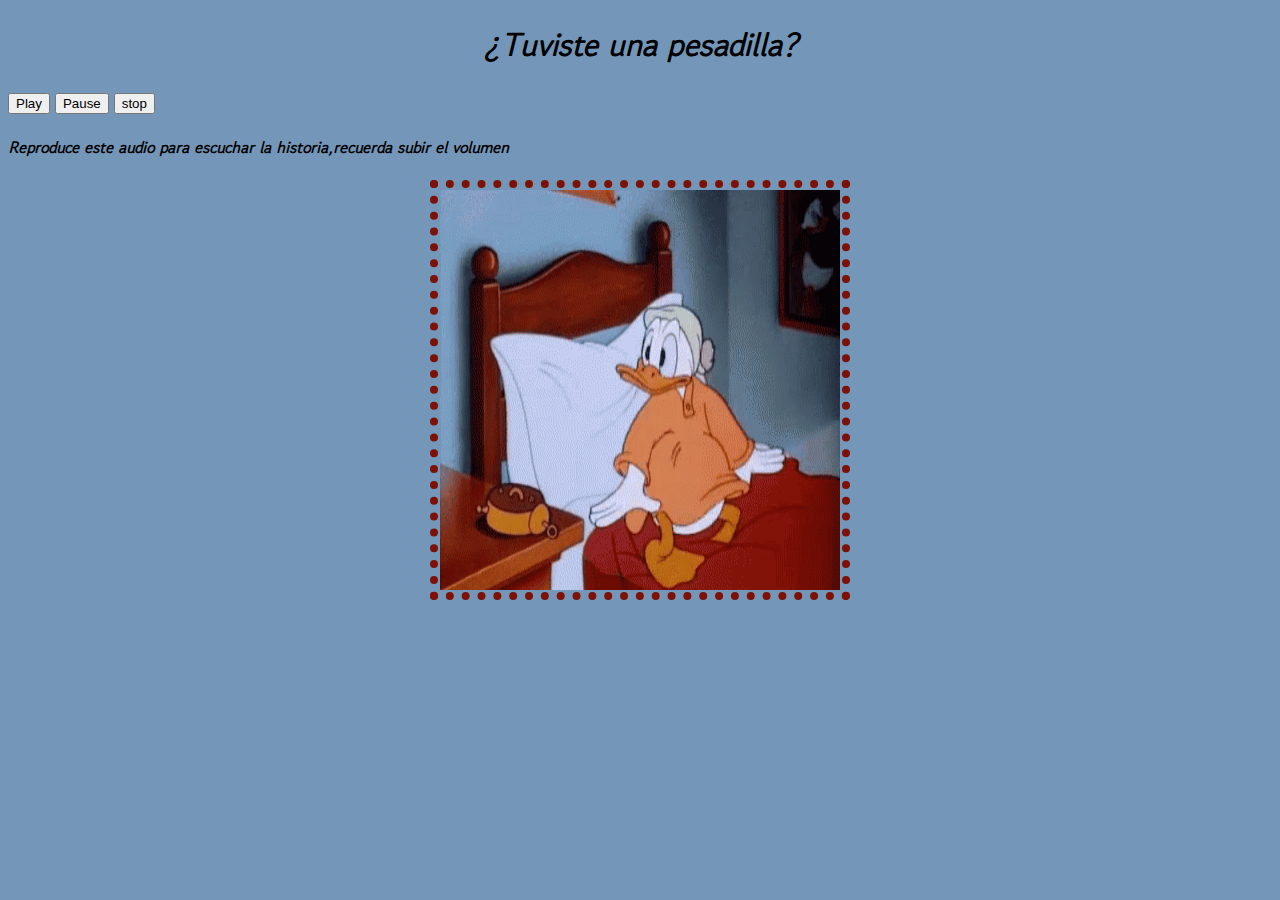
<file: commlab/semana 3/index.html>
<!DOCTYPE html>
<html>
  <head>
    <title>Audio</title>
    <link rel="stylesheet" type="text/css" href="css/style.css">
    <link rel="preconnect" href="https://fonts.googleapis.com">
    <link rel="preconnect" href="https://fonts.gstatic.com" crossorigin>
    <link href="https://fonts.googleapis.com/css2?family=Gowun+Dodum&display=swap" rel="stylesheet">
  </head>
  <body>
  <h1> ¿Tuviste una pesadilla?</h1>
  <button id="playBtn" name="button"> Play</button>
  <button id="pauseBtn" name="button"> Pause </button>
  <button id="stopBtn" name="button"> stop </button>
  <h4> Reproduce este audio para escuchar la historia,recuerda subir el volumen </h4>
  <div class="flex-container">
    <img src="imagenes/1.gif" alt="">
  </div>
  <!-- <audio src="audio/.ogg" controls >  </audio> -->
  <audio loop id="player">
    <source src="audio/pesadilla.ogg " type="audio/ogg">
    "Este navegador no soporta archivos de audio"
  </audio>
<script src="js/script.js"></script>
  </body>
</html>
</file>
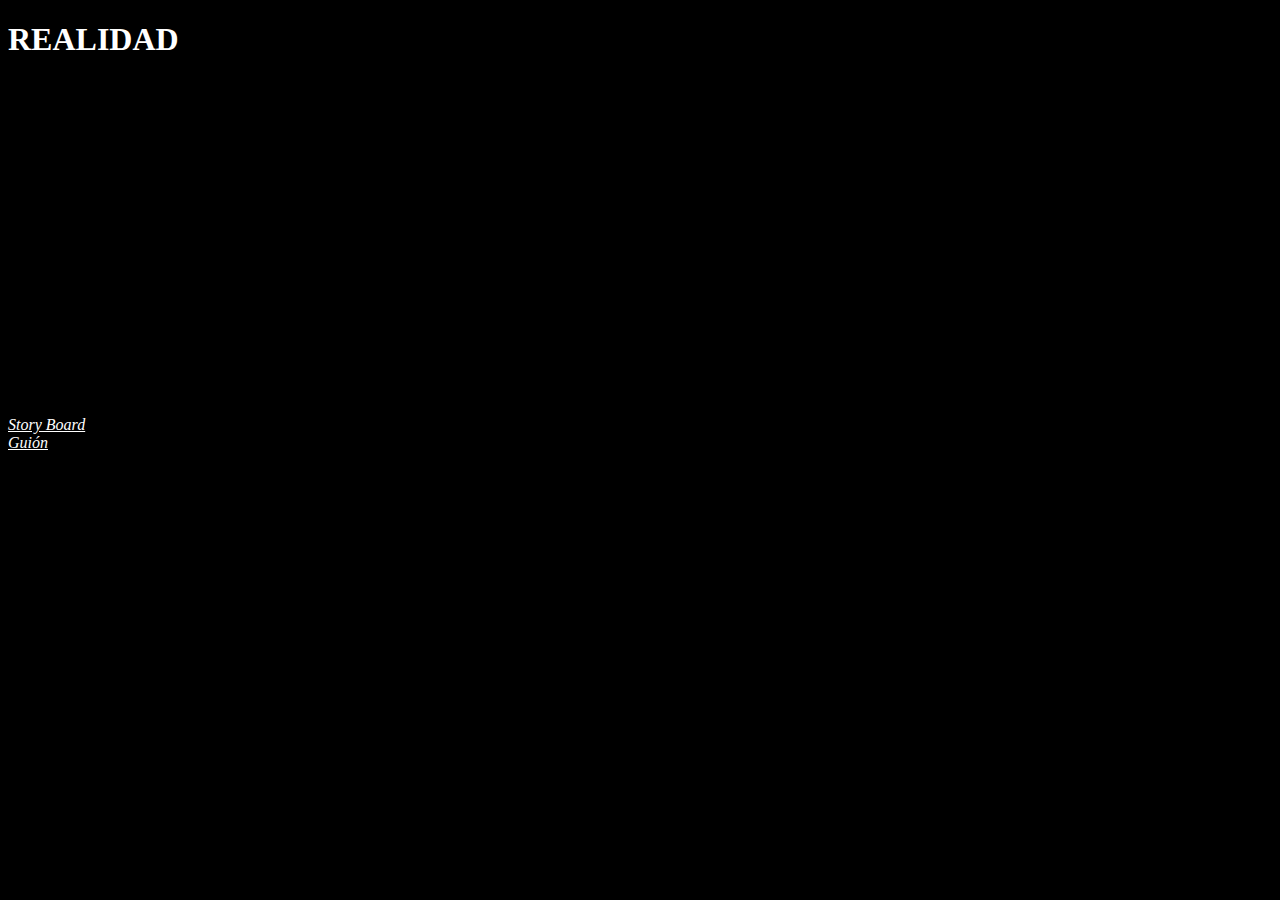
<file: commlab/semana 4/index.html>
<!DOCTYPE html>
<html lang="en" dir="ltr">
  <head>
    <meta charset="utf-8">
    <title> Nueva realidad </title>
    <link rel="stylesheet"  type="text/css" href="css/style.css">
  </head>
  <body>
    <h1>REALIDAD</h1>
    <br>
    <br>
<div class=" video">
  <iframe width="560" height="315" src="https://www.youtube.com/embed/T5jOWS5jROU" title="YouTube video player" frameborder="0" allow="accelerometer; autoplay; clipboard-write; encrypted-media; gyroscope; picture-in-picture" allowfullscreen></iframe>

  <!-- <video controls>
   <source src="video/.mp4" type="video/mp4">
   "este navegador no soporta archivos de video."
  </video> -->
</div>
    <a  class="A" href="Story Board1.pdf">Story Board</a>
    <br>
    <a class="A" href="Guión Escrito - Realidad.pdf"> Guión </a>

  </body>
</html>
</file>
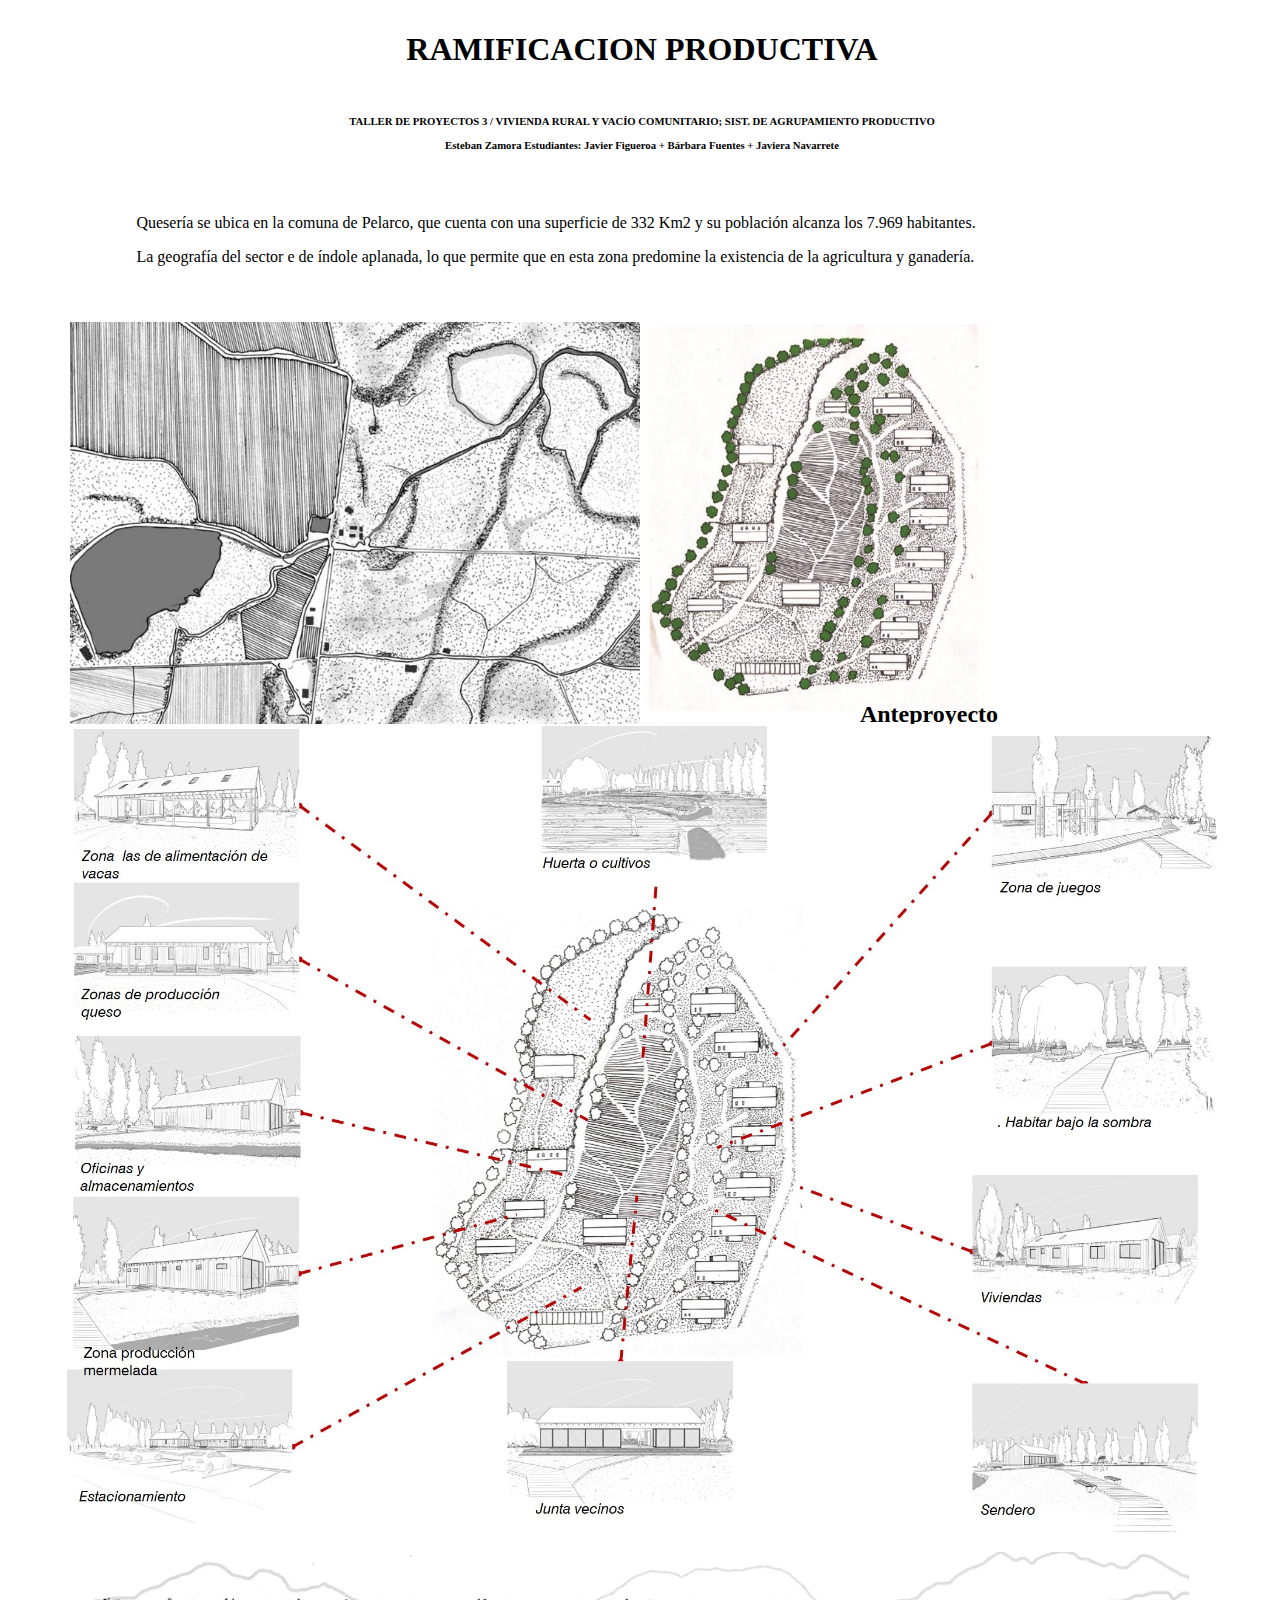
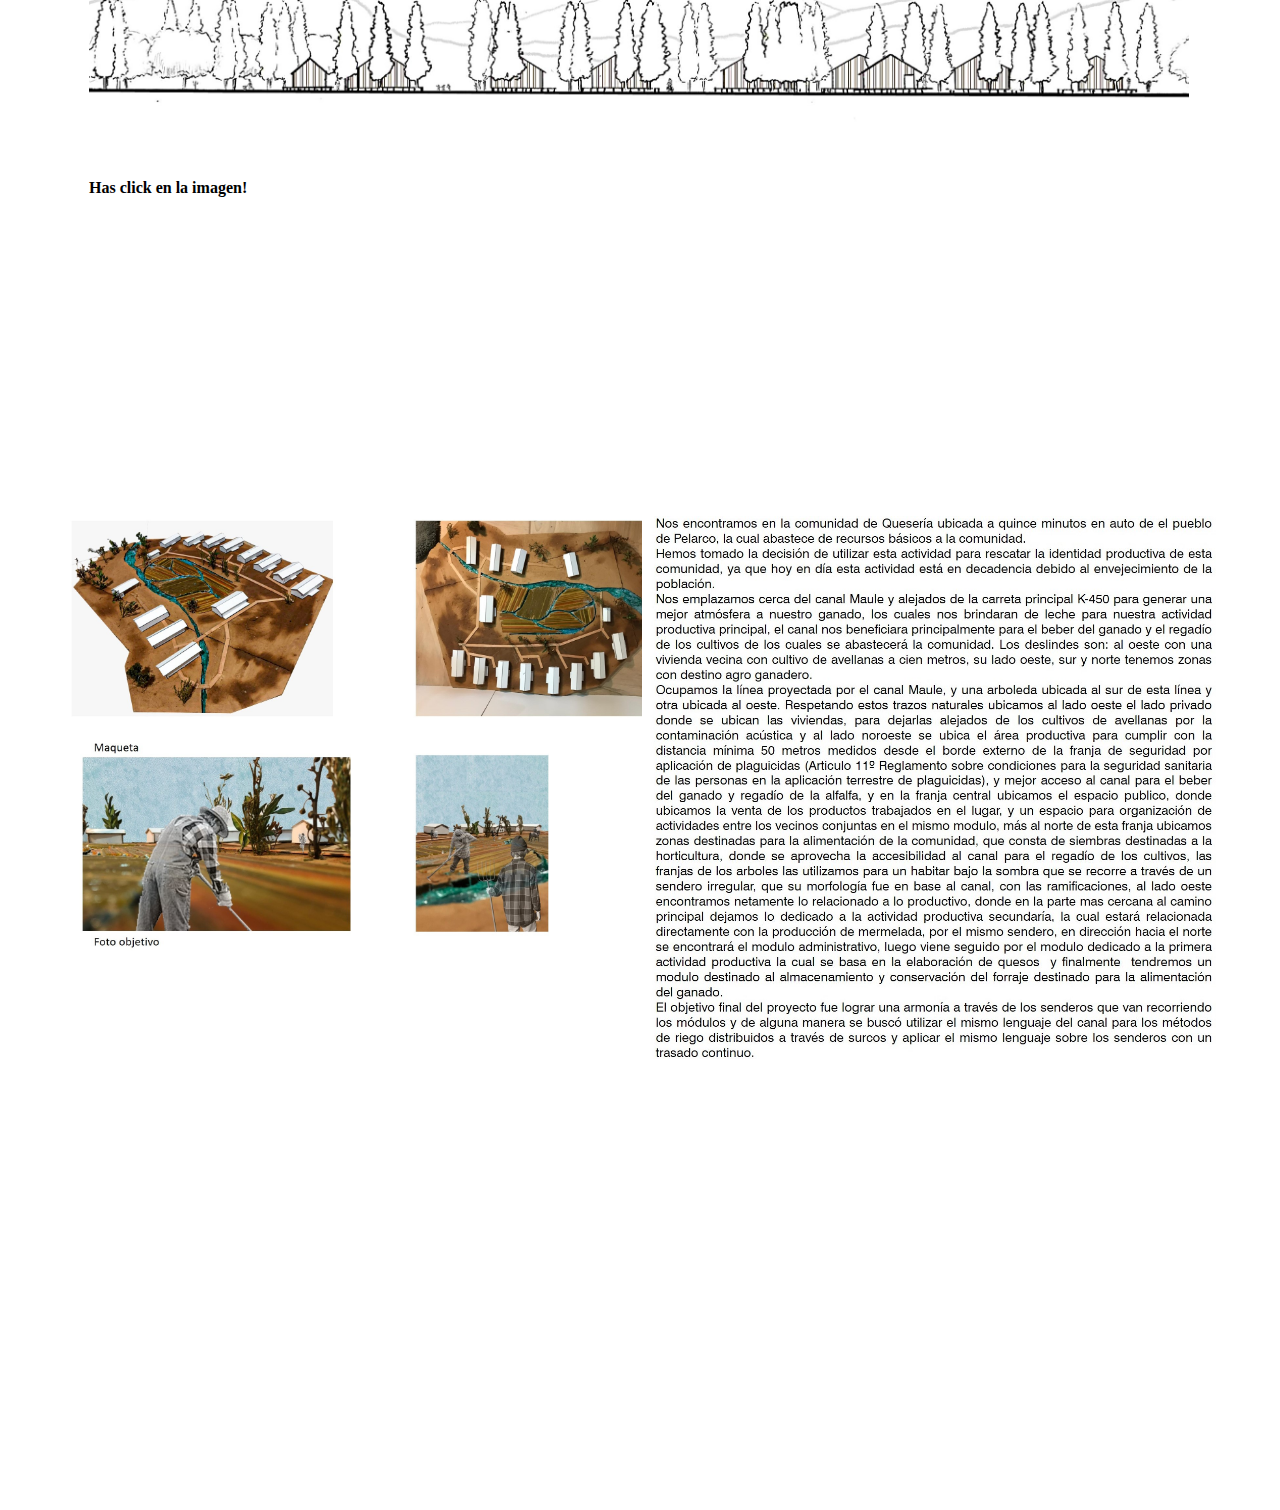
<file: commlab/semana 5/index.html>
<!DOCTYPE html>
<html lang="en" dir="ltr">
  <head>
    <meta charset="utf-8">
    <title>PROYECTO-Ramificacion Productiva</title>
    <link rel="stylesheet"  type="text/css" href="css/style.css">
  </head>
  <body>
    <div class="a1">
    <h1>RAMIFICACION PRODUCTIVA</h1>
    <div class="viñeta">
      <h6>
       TALLER DE PROYECTOS 3 / VIVIENDA RURAL Y VACÍO COMUNITARIO; SIST. DE AGRUPAMIENTO PRODUCTIVO
       <br>
       <br>
       Esteban Zamora
       Estudiantes: Javier Figueroa + Bárbara Fuentes + Javiera Navarrete
     </h6>
    </div>

        <div class="Texto">
             <p>Quesería  se ubica en  la comuna de Pelarco, que cuenta con una
             superficie de 332 Km2 y su población alcanza los 7.969 habitantes. </p>
             <p>La geografía del sector e de índole aplanada, lo que permite que en
             esta zona predomine la existencia de la agricultura  y ganadería.</p>
        </div>
      <div class="L1">
        <a href="https://www.google.cl/maps/place/Pelarco,+Maule/@-35.377141,-71.391013,1722m/data=!3m1!1e3!4m5!3m4!1s0x9665a531f22bc5f5:0x7563408509812efb!8m2!3d-35.3855!4d-71.4436234">
        <img class="F1" src="imagenes/Im1.jpg" alt="Emplazamiento 1:400" style= "width: 100%"></a>
          <h4>Has click en la imagen!</h4>
      </div>

      <div class="b">
      <div class="L2">
       <a href="Anteproyecto.html"> <img alt="Terreno" src="imagenes/Im4.jpg"style= "width: 60%"
       /></a>
       </div>
        <h2  >Anteproyecto</h2>
          </div>

      <div class="L3">
            <img src="imagenes/p1.jpg" alt="" style="width:100%" >
          </div>
          <div class="Cl">
          <div class="L4">
          <img src="imagenes/corte l.jpg" alt="corte longitudinal" id="photo"
          style="width:100%" onclick="changeImage()" />
          <h4>Has click en la imagen!</h4>
           </div>
              </div>

              <div class="L1">
                <img src="imagenes/lamina 10.jpg" alt="Maqueta"style= "width: 120%">
              </div>

              <div class="b">
              <div class="L2">
               <img src="imagenes/Ltexto.jpg" alt=""style= "width: 100%">
                 </div>
                </div>


            <!-- <img alt="terreno" src="imagenes/Im5.jpg" class="Terreno"
                  style="width: 70%" id="imgClickAndChange2" onclick="changeImage2()" /> -->

    </div>

    <script src="js/script.js"></script>
  </body>
</html>
</file>
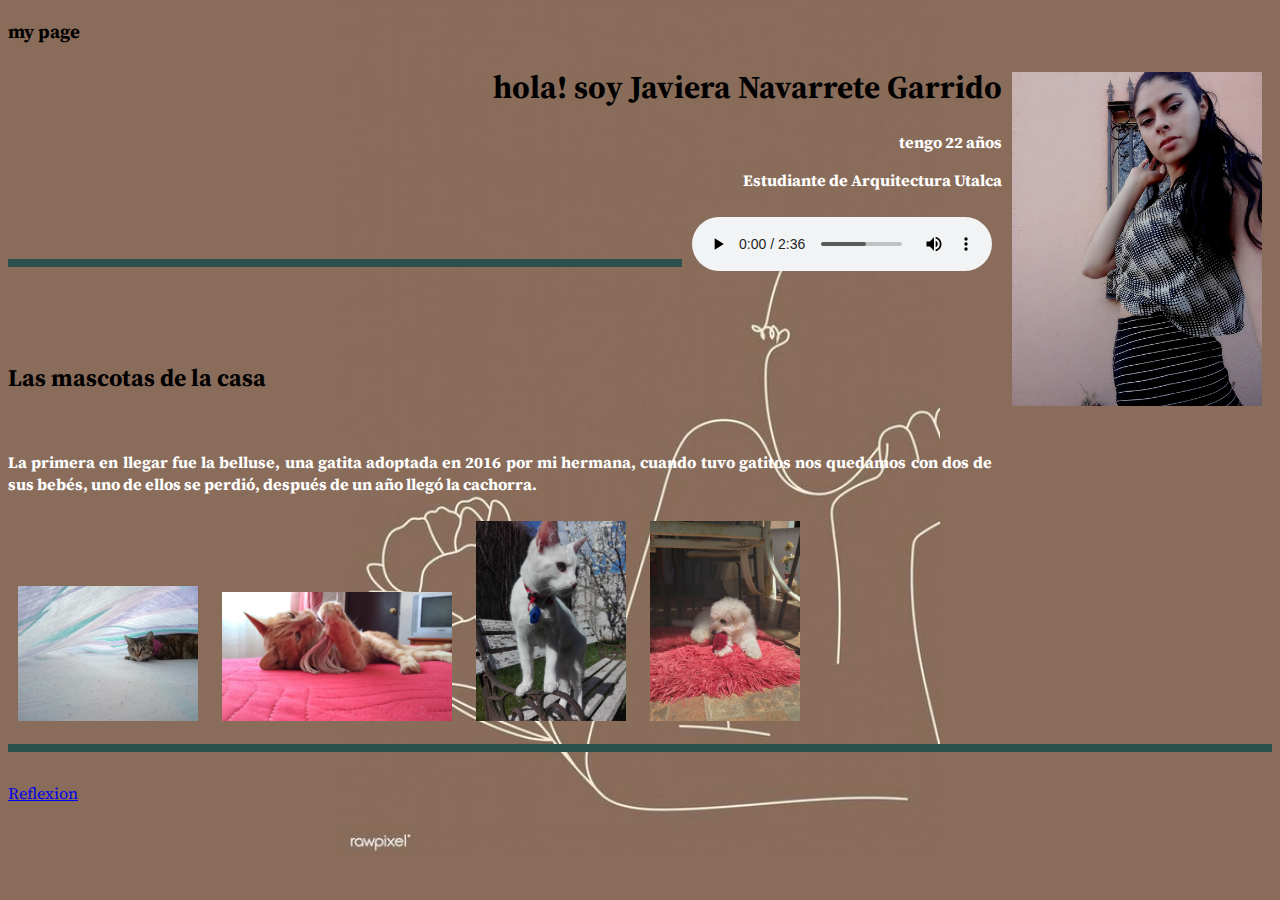
<file: commlab/semana1/index.html>
<!DOCTYPE html>
<html>
<!--  esto es un encabezado  -->
 <head>
<!-- aqui va el nombre de la página -->
<title>my page</title>
<link rel="stylesheet"  type="text/css" href="css/style.css"
<link rel="preconnect" href="https://fonts.googleapis.com">
<link rel="preconnect" href="https://fonts.gstatic.com" crossorigin>
<link href="https://fonts.googleapis.com/css2?family=Source+Serif+Pro:ital,wght@1,300&display=swap" rel="stylesheet">
</head>
<!-- aqui va el contenido de la página -->
<body>
 <!-- mientras menor el h más grande la letra -->
<h3>my page</h3>
 <a href="https://www.instagram.com/javiing08/"> <img class="profile" src="imágenes/yo.jpg" alt="profile picture" width="250" ></a>
 <h1 class="biografía " >hola! soy Javiera Navarrete Garrido  </h1>
 <p class="biografía"><b>tengo 22 años</b> </p>
 <p class="biografía"><b>Estudiante de Arquitectura Utalca</b> </p>
 <p class="biografía"><i></i> </p>
 <!-- <audio src="https://open.spotify.com/track/65fpYBrI8o2cfrwf2US4gq?si=af4a26e4491f41af" autoplay  controls=></audio> -->
 <audio  class="song" src="audio/rewrite-the-stars.ogg" preload="auto" autoplay controls ></audio>
 <br>
 <br>
 <hr size="8px" color="#2c514c">
 <br>
 <br>
 <br>
 <h2>Las mascotas de la casa </h2>
 <br>
 <p class="texto"> <b>La primera en llegar fue la belluse, una gatita adoptada en 2016 por mi hermana,
   cuando tuvo gatitos nos quedamos con dos de sus bebés, uno de ellos se perdió,
   después de un año llegó la cachorra.</b> </p>
 <a href="imágenes/lucie.gif"> <img class="pics"src="imágenes/luz.jpg" alt="belluse"width="180"></a>
 <a href="imágenes/narita.gif"><img class="pics"src="imágenes/yellow.jpg" alt="Nari"width="230"></a>
 <a href="imágenes/pepas.gif"> <img class="pics" src="imágenes/Fatti.jpg" alt="my love got lost" width="150"  ></a>
 <a href="imágenes/bestie.gif"> <img  class="pics"src="imágenes/bonnie.jpg" alt="troublemaker" width="150"></a>
 <br>
 <hr size="8px" color="#2c514c">
 <br>
<a href="Reflexión Libro.pdf">Reflexion </a>
<!-- <p>esto es un párrafo <b> y esto va en negrita </b> <i> y esto va en cursiva</i></p> -->
<!-- <a href="http://www.google.com " target="_blank">  este es mi link </a> -->
<br>
<!-- <a href="http://www.google.com"> <img src="imágenes/arreboles.JPG" alt="atardecer" width="500"></a> -->
<!-- <h1 class="azul"> este  titulo  va en rojo </h1> -->
<!-- esta es la forma de hacer una clase -->
</body>
</html>
</file>
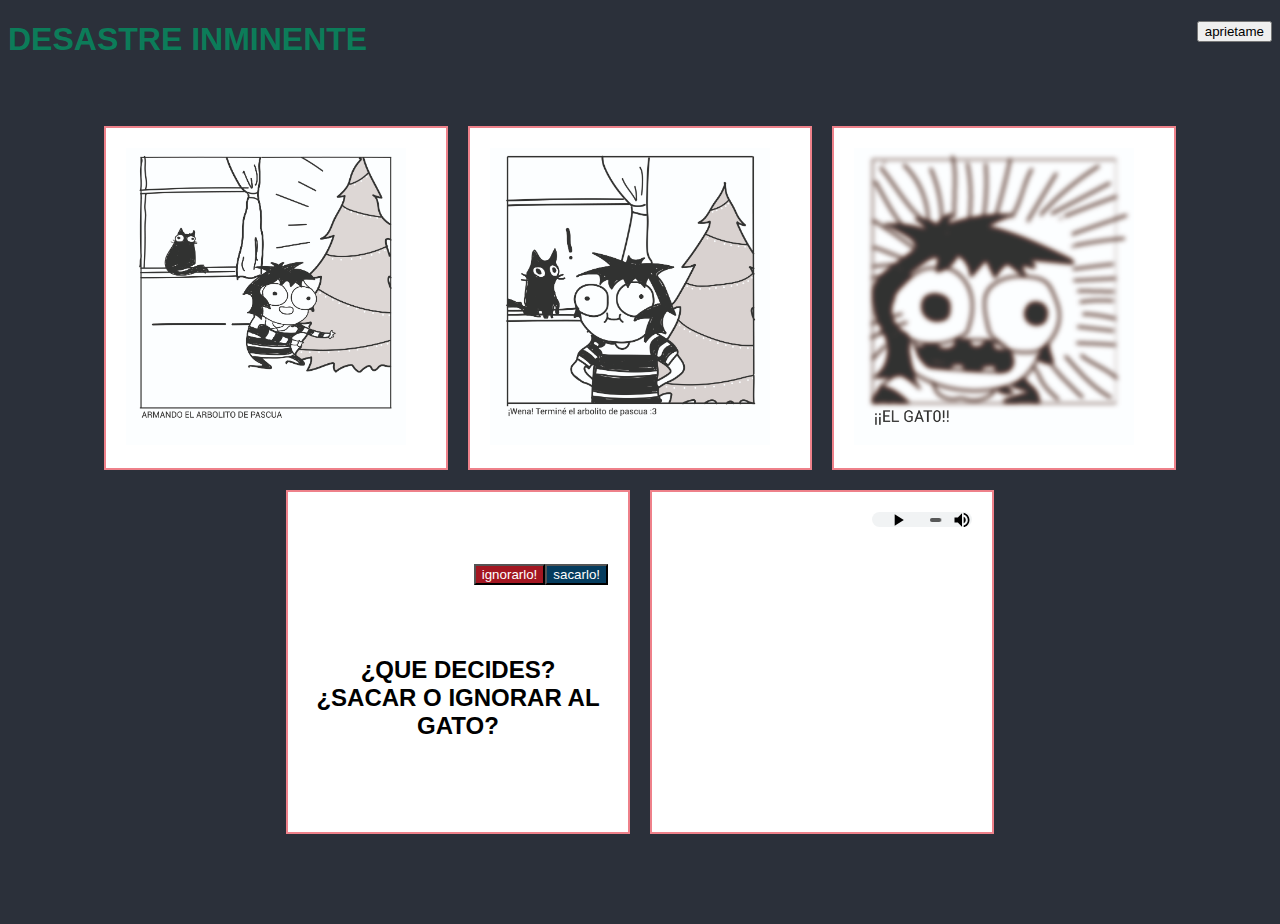
<file: commlab/semana2/index.html>
<!DOCTYPE html>
<html>
  <head>
    <title>comic</title>
    <link rel="stylesheet" href="css/style.css">
  </head>
  <body>

    <button onclick=" alert ('Hola!')"> aprietame </button>
    <h1> DESASTRE INMINENTE </h1>
    <br>
    <br>
    <!-- <p> introduction o descripción</p> -->

  <div class="flex-container">
    <div class="viñeta">
      <img src="imágenes/Cómic.1.jpg" alt="Viñeta 1">
    </div>
    <div class="viñeta">
      <img src="imágenes\Cómic.2.jpg" alt="Viñeta 2">
    </div>
    <div class="viñeta">
      <img src="imágenes\Cómic.3.jpg" alt="Viñeta 3">
    </div>
    <div class="viñeta">
      <button class="BotonS" onclick="CambiaContenidoS()"> sacarlo! </button>
      <button  class="BotonI" onclick="CambiarContenidoI()"> ignorarlo!</button>
      <br>
      <br>
      <br>
      <br>
      <h2>¿QUE DECIDES?
        ¿SACAR O IGNORAR AL GATO?</h2>
    </div>
    <div  class="viñeta6">
      <!-- <h5>Reproduce si lo ignoras</h5> -->
     <audio id="Boom"src="audio/Efecto de sonido de explosión.ogg" controls="controls">
     </audio>
     <img id="1" src="imágenes/blanco.jpg" alt="one line">
   </div>
  </div>
  <script src="js/script.js" type="text/javascript">
  </script>
  </body>
</html>
</file>
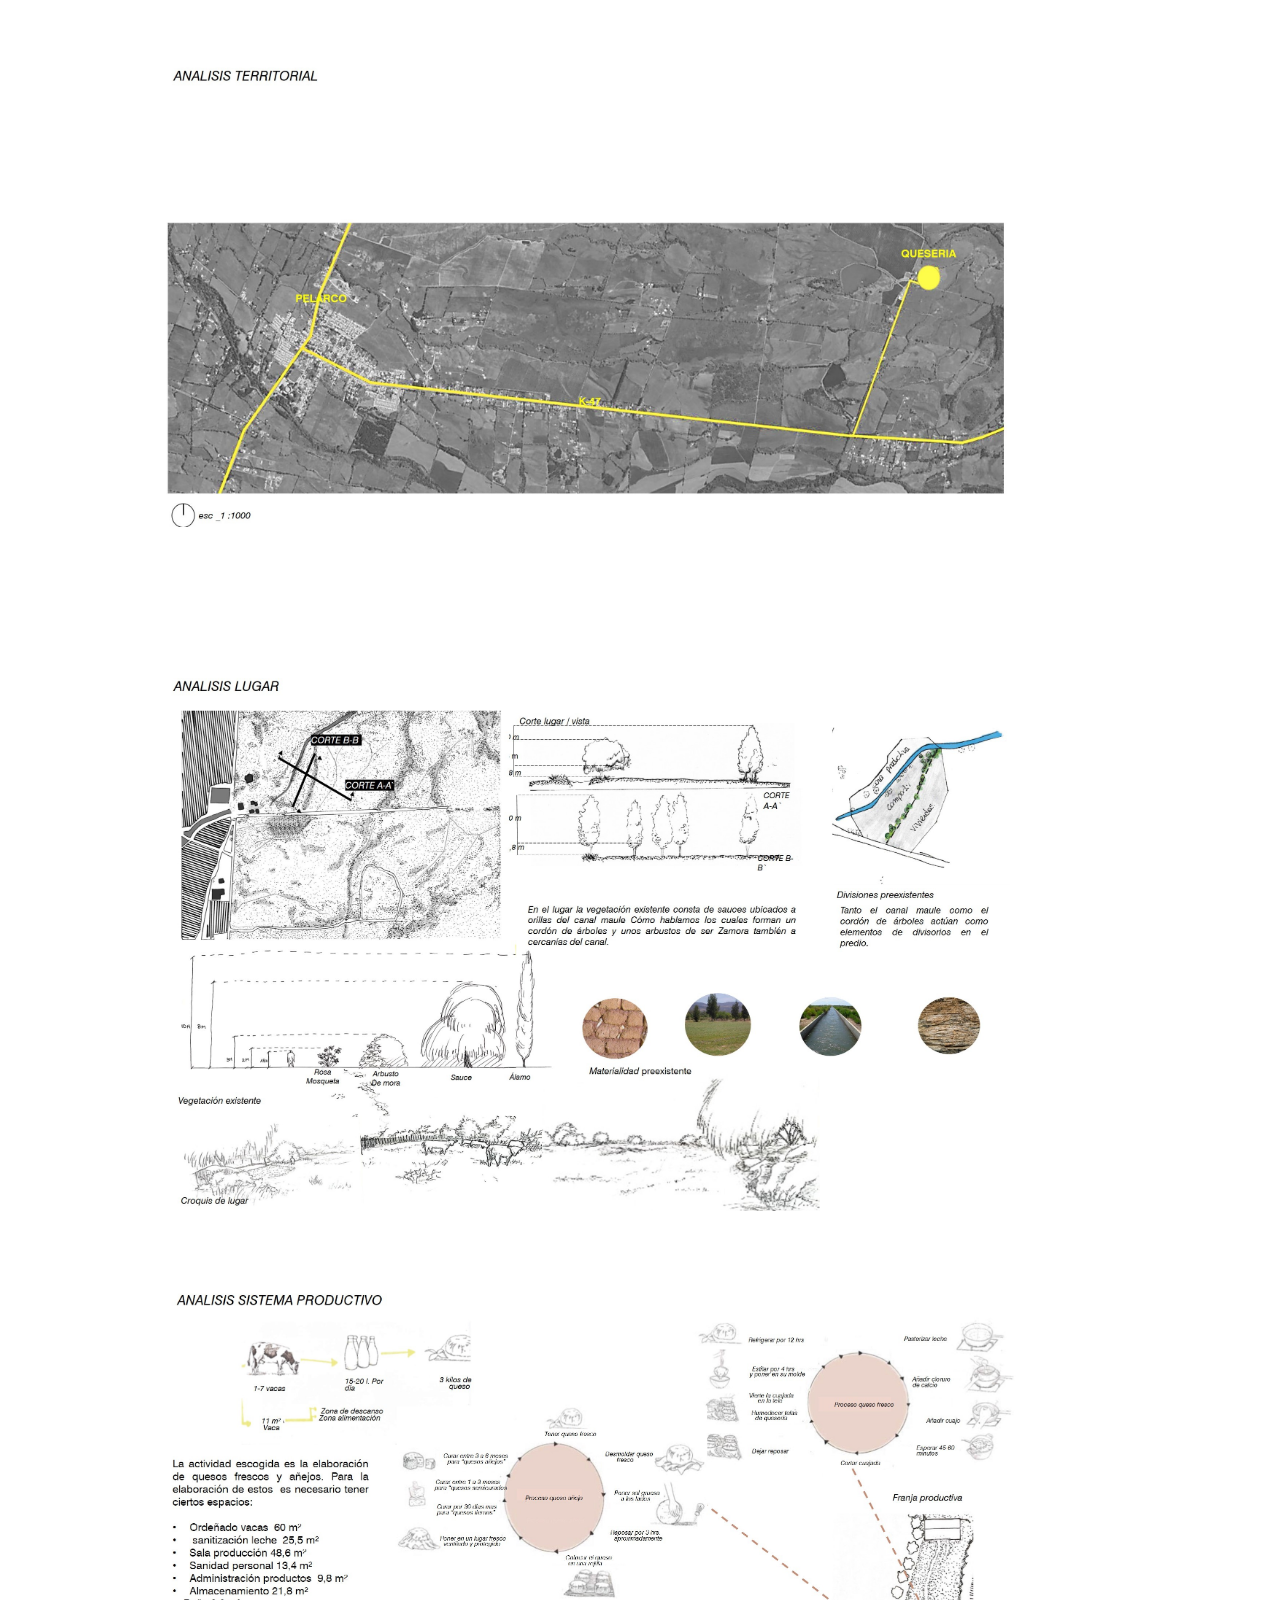
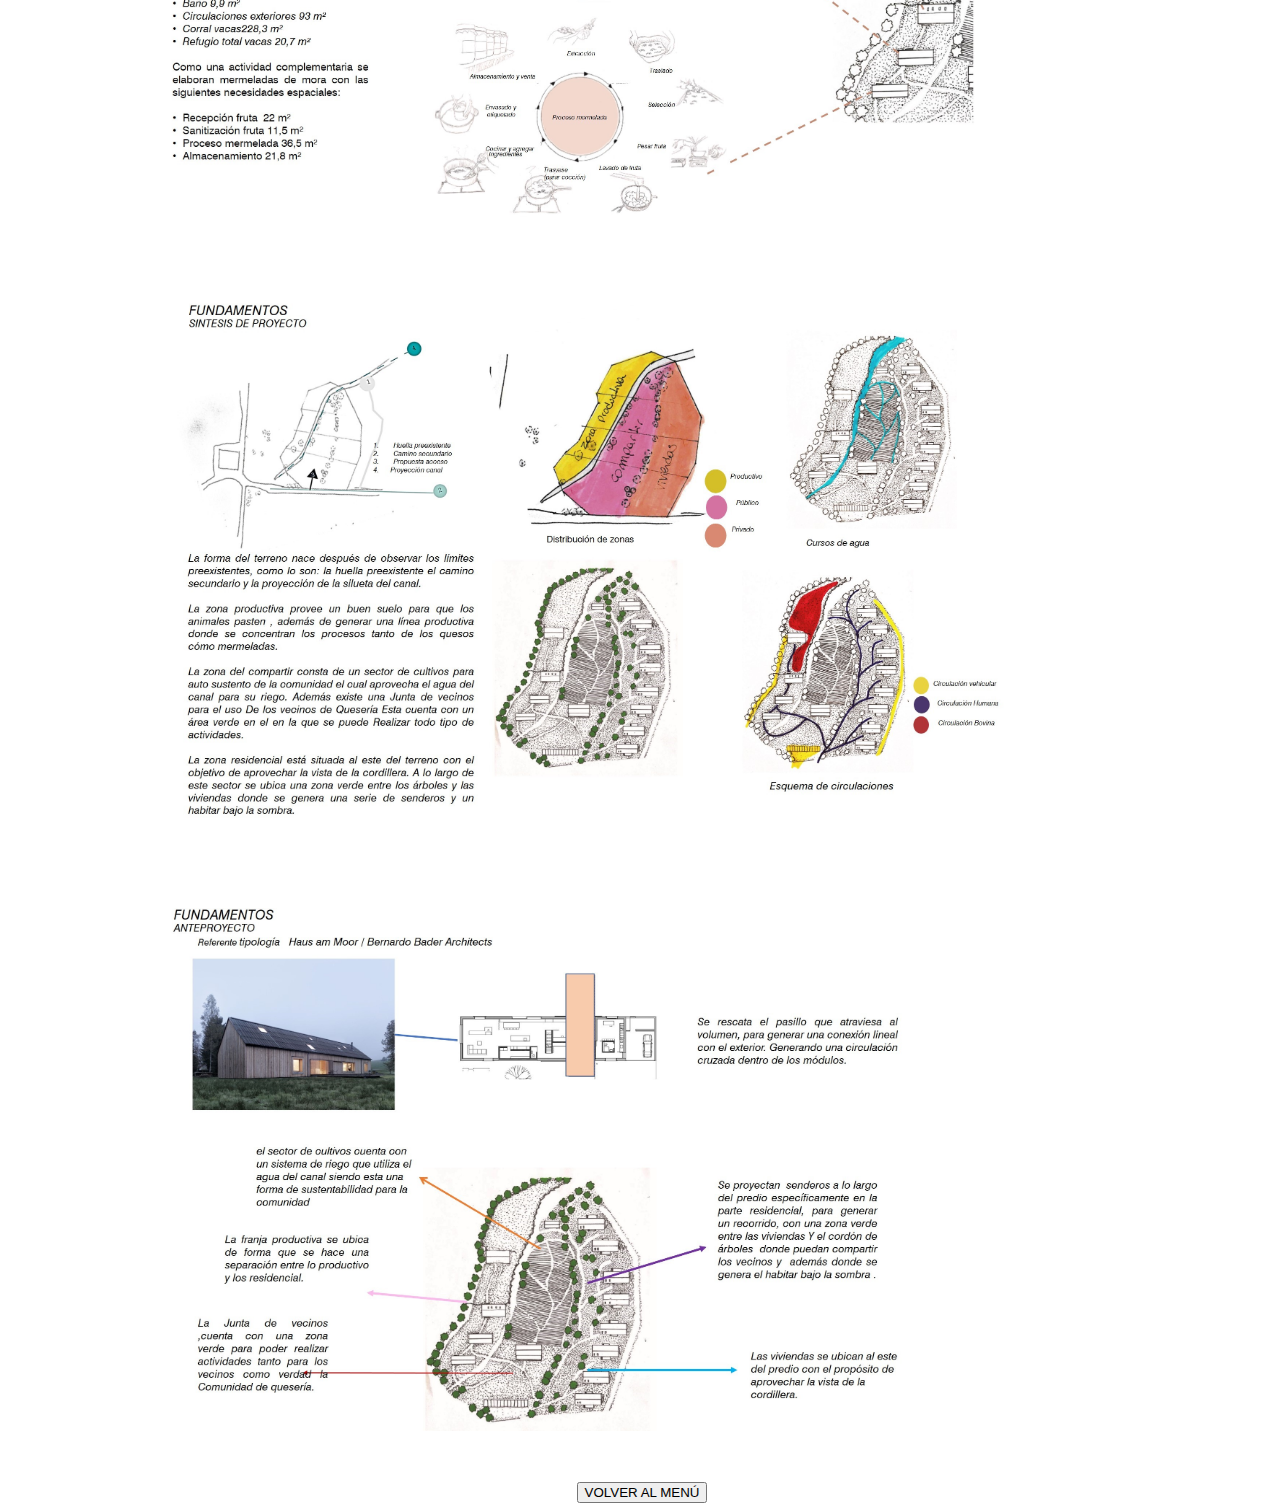
<file: commlab/semana 5/Anteproyecto.html>
<!DOCTYPE html>
<html lang="en" dir="ltr">
  <head>
    <meta charset="utf-8">
    <title>Anteproyecto</title>
    <link rel="stylesheet"  type="text/css" href="css/style.css">
  </head>
  <body>
    <div class="a">
      <div class="c">
        <div class="La">
            <img src="imagenes/lamina 0.jpg" alt=""   style="width: 90%" >
        </div>
      <div class="La">
        <img src="imagenes/Lamina 1.jpg" alt=""   style="width: 90%" >
      </div>
      <div class="La">
        <img src="imagenes/lamina2.jpg" alt=""   style="width: 90%" >
      </div>
      <div class="La">
          <img src="imagenes/lamina3.jpg" alt=""   style="width: 90%" >
      </div>
      <div class="La">
        <img src="imagenes/lamina4.jpg" alt=""   style="width: 90%" >
      </div>
   <button class="atras" type="button" name="button" onclick="location.href='index.html'">VOLVER AL MENÚ</button>
      </div>
    </div>

    <script src="js/script.js"></script>
  </body>
</html>
</file>
<file: commlab/semana 3/css/style.css>
body{
  background-color: #7497B9 ;
  font-family: 'Gowun Dodum', sans-serif;
  /* background-color: #5C85AD; */

}
h1{
  text-align: center;
  font-style: italic;
  color:
}
h4{
  float: inherit;
  clear: inherit;
  font-style: italic;

}
.flex-container{
  background-color: inherit;
  width: 100%;
  height: 480px;

  display: flex;
  flex-direction: row;
  flex-wrap: wrap;
  align-content: flex-start;
  justify-content: center;
  align-items: flex-start;
}
img{
  width: 400px;
  height: 400px ;
  padding: 2px ;
  border-style: dotted;
  border-width: 8px;
  border-color: #7C1108;

}
</file>
<file: commlab/semana 4/css/style.css>
body{
  background-color:black;

}
h1{
  font-family: 'Shadows Into Light', cursive;
  color: white;
}
a{
  color: white;
  font-style: italic;
}
 .video{
  background-color: inherit;
  width: 100%;
  height: 300px;

  display: flex;
  flex-direction: row;
  flex-wrap: wrap;
  align-content: flex-start;
  justify-content: center;
  align-items: flex-start;
}
/* video{
  object-fit: contain;
  height: 200px;
}  */
.A{
  position:static;
  float: left;

}
.flex-container{
  background-color: inherit;
  width: 100%;
  height: 800px;

  display: flex;
  flex-direction: row;
  flex-wrap: wrap;
  align-content: flex-start;
  justify-content: center;
  align-items: flex-start;

}
.viñeta{
  width: 80px;
  height: 80px ;
  background-color: white;

  border-style: solid;
  border-width: 2px;
  border-color:#EE818A;

  padding: 20px;
  margin:  10px;
  align-content: center;
</file>
<file: commlab/semana 5/css/style.css>
body{
  background-color: white;
  font: arial;
}
.viñeta{
  width: 80%;
  text-align: center;
  position: static;


}
h2{
  text-align: center;
  clear: right;
}
.a1{
  color: black;
  background-image: ;
  width: 100%;
  height: 3090px;

  border-style: solid;
  border-width: 2px;
  border-color: white;

  display: flex;
  flex-direction: row;
  flex-wrap: wrap;
  align-content: flex-start;
  justify-content: center;
  align-items: flex-start;
}
.a{
  color: black;
  background-image: ;
  width: 100%;
  height: 3090px;

  border-style: solid;
  border-width: 2px;
  border-color: white;

  display: flex;
  flex-direction: row;
  flex-wrap: wrap;
  align-content: flex-start;
  justify-content: center;
  align-items: flex-start;
}
.c{
  color: black;
  background-image: ;
  width: 80%;
  height: 3065px;
  margin: 20px;

  border-style: solid;
  border-width: 2px;
  border-color: white;

  display: flex;
  flex-direction: row;
  flex-wrap: wrap;
  align-content: flex-start;
  justify-content: center;
  align-items: flex-start;
}
.La{
  height: 550px ;

  margin: 30px;
}
  .Texto{
    width: 80%;
    height: 100px ;

    margin: 20px;
    border-style: solid;
    border-width: 2px;
    border-color:white;
    text-align: left;
    font-stretch: normal;
  }
  .b{
    width: 570px;
    height: 400px;
    border-style: solid;
    border-width: 2px;
    border-color:white;
  }
  .L1{
   width: 570px;
   height: 400px ;

   border-style: solid;
   border-width: 2px;
   border-color:white;

   margin:  0px;
   text-align: center;
   position: static;

   /* float: inherit; */
 }
 .L3{
  width: 1150px;
  height: 800px ;

  border-style: solid;
  border-width: 2px;
  border-color:white;

  margin:  0px;
  text-align: center;
  position: static;

  /* float: inherit; */
}
.Cl{
  width: 1150px;
  height: 580px;
  border-style: solid;
  border-width: 2px;
  border-color:white;
}
}
  .F1{
   width:570px;
   height: 355px;
   position: static;
 }
  .F2{
  width: 327px;
  height: 397px;

}
  .L2{
    width: 100%;
    height: 355px;
    /* margin: 20px 0px 0px 400px; */


    border-style: solid;
    border-width: 2px;
    border-color:white;
    /* display: flex; */
    flex-direction: column;
    text-align: left;
    /* flex-wrap: wrap;
    align-content: flex-start;
    justify-content: center;
    align-items: flex-start; */
  }
  .L4{
    width: 1100px;
    height: 355px;
    margin: 20px ;


    border-style: solid;
    border-width: 2px;
    border-color:white;
    /* display: flex; */
    flex-direction: column;
    text-align: left;
    /* flex-wrap: wrap;
    align-content: flex-start;
    justify-content: center;
    align-items: flex-start; */
  }

  .Texto3{
    width: 40%;
    height: 455px ;

    text-align: left;
    font-stretch: normal;
    border-style: solid;
    border-width: 2px;
    border-color:blue;
  }
/* background-color: inherit;
width: 100%;
height: 480px;

display: flex;
flex-direction: row;
flex-wrap: wrap;
align-content: flex-start;
justify-content: center;
align-items: flex-start; */
</file>
<file: commlab/semana2/css/style.css>
body{
  font-family: 'Helvetica';
  background: #2B303A;
}
button{
  position: relative;
  float: right;
}
 h1{
  color: #0C7C59;
 }
 p{
   color: #0C7C59;
 }
h2{
  color: black;
  text-align: center;

}
h5{
 color:#A31621 ;
 clear: both;
 display: inline-block;
}
.flex-container{
  background-color: inherit;
  width: 100%;
  height: 800px;

  display: flex;
  flex-direction: row;
  flex-wrap: wrap;
  align-content: flex-start;
  justify-content: center;
  align-items: flex-start;

}
.viñeta{
  width: 300px;
  height: 300px ;
  background-color: white;

  border-style: solid;
  border-width: 2px;
  border-color:#EE818A;

  padding: 20px;
  margin:  10px;
  align-content: center;
}
.viñeta6{
  width: 300px;
  height: 300px ;
  background-color: white;

  border-style: solid;
  border-width: 2px;
  border-color:#EE818A;

  padding: 20px;
  margin:  10px;
  align-content: center;
}
.BotonI{
 background-color: #A31621 ;
 text-align: center;
 cursor: default;
 box-sizing: border-box;
 color: white;
}
.BotonS{
  background-color: #053C5E;
  text-align: center;
  cursor: default;
  box-sizing: border-box;
  color: white;
}
 img{
   width: 280px;
   /* height: 240px ; */
   align-content: center;
   /* padding: 10px ; */
 }
audio{
  width:100px;
  height: 15px ;
  /* padding: 10px; */
  float: right;
  clear: both;
  align-content: flex-end;

}
</file>
